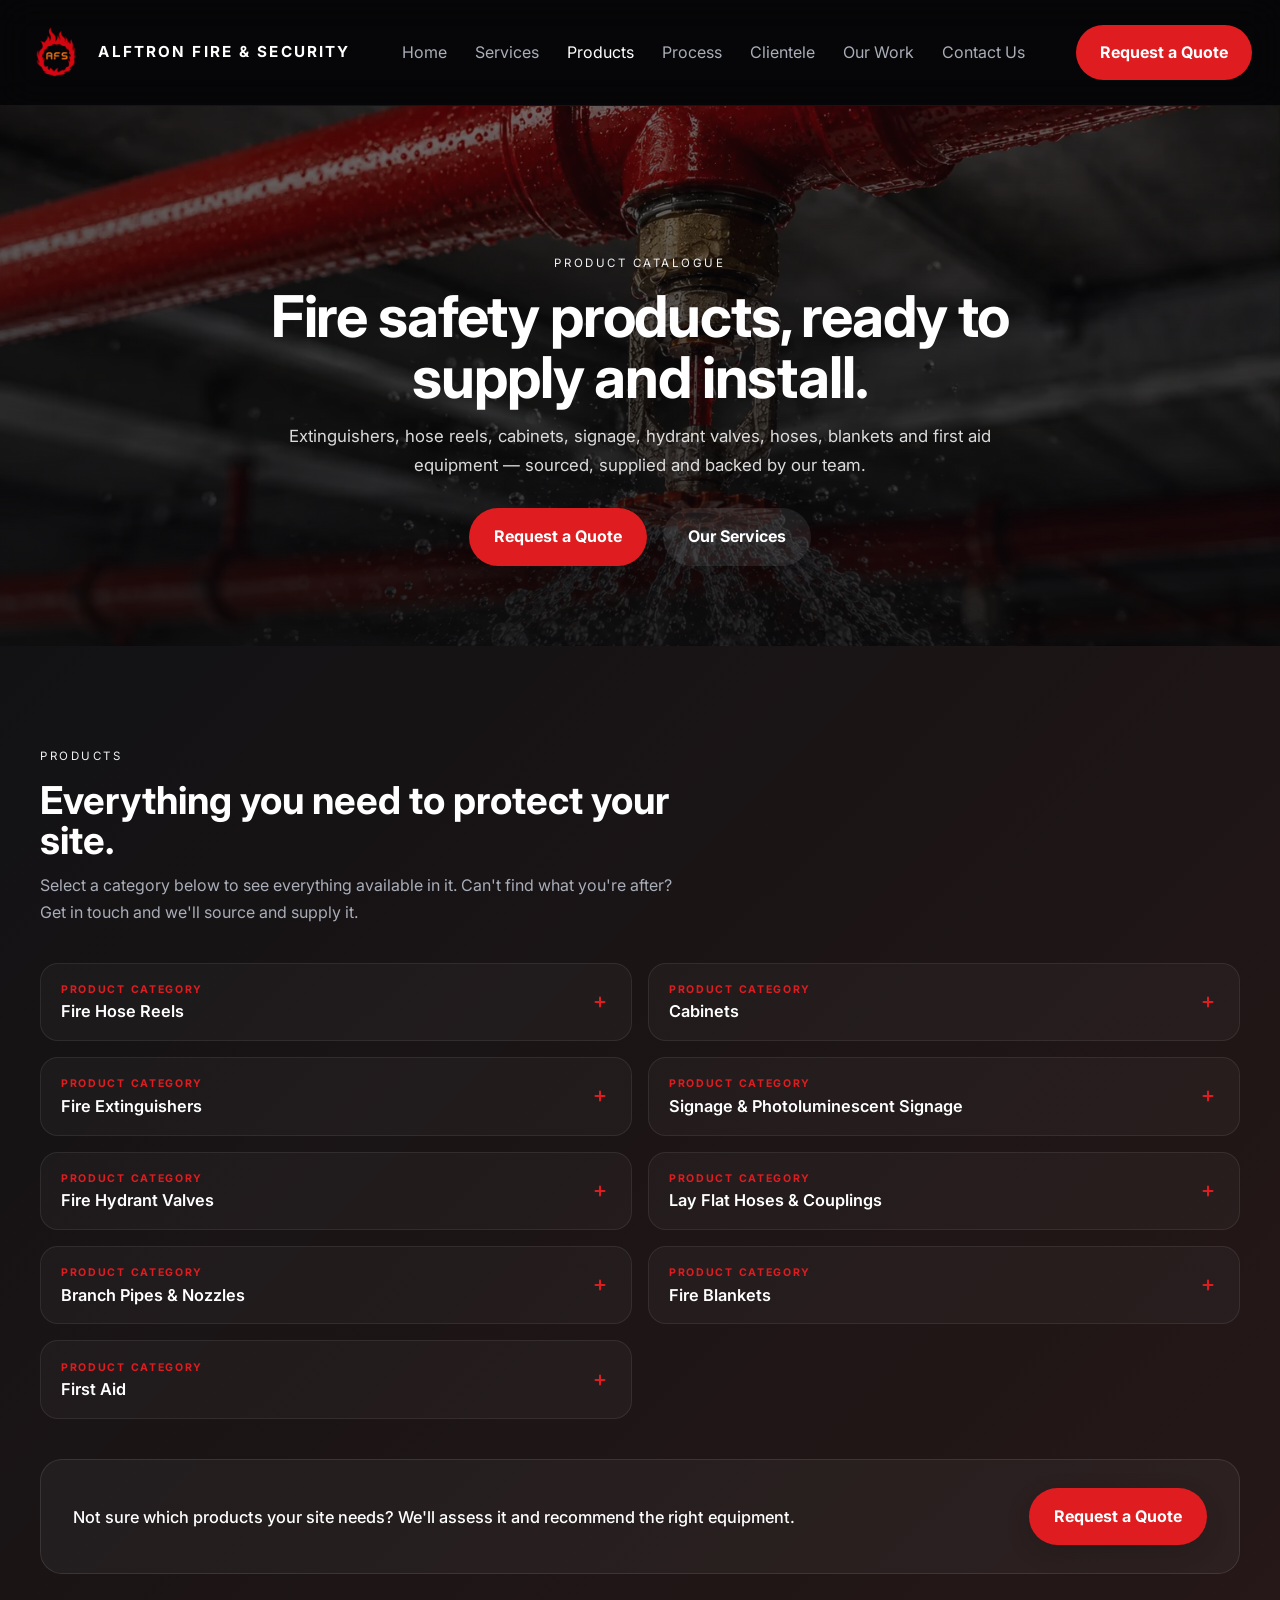
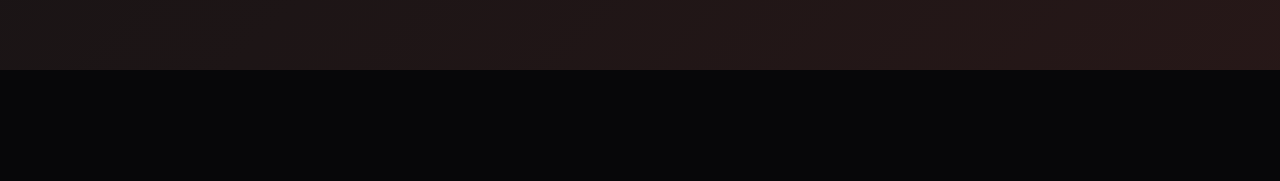
<file: products.html>
<!DOCTYPE html>
<html lang="en">
<head>
  <link rel="preload" as="image" href="images/sprink.webp">
  <meta charset="UTF-8" />
  <meta name="viewport" content="width=device-width, initial-scale=1.0" />
  <title>Products | Alftron Fire and Security</title>
  <meta name="description" content="Browse Alftron's full range of fire safety products — extinguishers, hose reels, cabinets, signage, hydrant valves, hoses, blankets and first aid equipment." />
  <link rel="icon" type="image/png" href="images/favicon_tab.png">
  <link rel="apple-touch-icon" href="images/favicon_tab.png">
  <link rel="preconnect" href="https://fonts.googleapis.com" />
  <link rel="preconnect" href="https://fonts.gstatic.com" crossorigin />
  <link href="https://fonts.googleapis.com/css2?family=Inter:wght@400;500;600;700;800&display=swap" rel="stylesheet" />
  <link rel="stylesheet" href="styles.css" />
</head>
<body>
  <nav class="navbar" id="pageNavbar">
    <a class="navbar__brand" href="index.html">
      <img src="images/logo.webp" alt="Alftron Fire and Security logo" class="navbar__logo" fetchpriority="high"/>
      <span class="navbar__brandText">Alftron Fire & Security</span>
    </a>
    <button class="navbar__toggle" aria-label="Open menu" id="menuToggle" aria-expanded="false">
      <span></span>
      <span></span>
      <span></span>
    </button>
    <ul class="navbar__links" id="navMenu">
      <li><a href="index.html">Home</a></li>
      <li><a href="index.html#services">Services</a></li>
      <li><a href="products.html" aria-current="page">Products</a></li>
      <li><a href="index.html#process">Process</a></li>
      <li><a href="index.html#clients">Clientele</a></li>
      <li><a href="index.html#projects">Our Work</a></li>
      <li><a href="index.html#contact">Contact Us</a></li>
      <li class="navbar__links-cta"><a href="index.html#contact">Request a Quote</a></li>
    </ul>
    <a class="navbar__cta" href="index.html#contact">Request a Quote</a>
  </nav>

  <main>
    <section class="products-hero">
      <div class="products-hero__inner">
        <p class="eyebrow fade-up fade-up-delay-1">PRODUCT CATALOGUE</p>
        <h1 class="fade-up fade-up-delay-2">Fire safety products, ready to supply and install.</h1>
        <p class="products-hero__copy fade-up fade-up-delay-3">Extinguishers, hose reels, cabinets, signage, hydrant valves, hoses, blankets and first aid equipment — sourced, supplied and backed by our team.</p>
        <div class="hero__actions fade-up fade-up-delay-4">
          <a class="button button--primary" href="index.html#contact">Request a Quote</a>
          <a class="button button--ghost" href="index.html#services">Our Services</a>
        </div>
      </div>
    </section>

    <section class="section section--services" id="products">
      <div class="services-inner">
        <div class="services-head">
          <span class="eyebrow fade-up fade-up-delay-1">Products</span>
          <h2 class="fade-up fade-up-delay-2">Everything you need to protect your site.</h2>
          <p class="fade-up fade-up-delay-3">Select a category below to see everything available in it. Can't find what you're after? Get in touch and we'll source and supply it.</p>
        </div>

        <div class="services-grid" data-product-grid></div>

        <div class="services-cta fade-up">
          <p>Not sure which products your site needs? We'll assess it and recommend the right equipment.</p>
          <a class="button button--primary" href="index.html#contact">Request a Quote</a>
        </div>
      </div>
    </section>
  </main>

  <footer class="footer fade-up fade-up-delay-2">
    <div>© 2026 Alftron Fire and Security. Your safety is our priority.</div>
    <div>Designed for modern fire protection and security.</div>
    <div>Created by <a href="https://dyme.digital">Dyme Digital</a></div>
  </footer>

  <script src="script.js"></script>
  <script src="products.js"></script>
</body>
</html>
</file>
<file: styles.css>
:root {
  color-scheme: dark;
  font-family: 'Inter', sans-serif;
  font-size: 16px;
  color: #eef0f2;
  background: #070709;
  --bg: #070709;
  --surface: #111214;
  --surface-strong: #16171b;
  --text: #f7f8fa;
  --muted: #a8adb8;
  --accent: #df1d20;
  --accent-soft: rgba(223, 29, 32, 0.14);
  --border: #23252a;
  --orange: #df1d20;
  --orange-bright: #ff6a3f;
  --red: #df1d20;
  --bg-raised: #111214;
  --text-muted: #a8adb8;
  --text-dim: rgba(255, 255, 255, 0.58);
}

* {
  box-sizing: border-box;
}

html {
  margin: 0;
  overflow-x: clip;
  scroll-behavior: smooth;
  -webkit-text-size-adjust: 100%;
}

body {
  margin: 0;
  background: #070709;
  line-height: 1.6;
  -webkit-tap-highlight-color: transparent;
}

img {
  max-width: 100%;
  display: block;
}

button, input, textarea {
  font: inherit;
}

.topbar {
  display: none;
}

.logo-shell {
  display: none;
}

.eyebrow {
  text-transform: uppercase;
  letter-spacing: 0.22em;
  font-size: 0.72rem;
  color: #f0f2f5;
}

.topbar__contact {
  display: flex;
  flex-direction: column;
  text-align: right;
  gap: 0.2rem;
}

.topbar__contact a {
  color: #fff;
  text-decoration: none;
  font-weight: 700;
}

.navbar {
  position: sticky;
  top: 0;
  left: 0;
  right: 0;
  width: 100%;
  margin: 0;
  padding: 24px 28px;
  display: flex;
  align-items: center;
  justify-content: space-between;
  gap: 1rem;
  flex-wrap: wrap;
  z-index: 60;
  background: rgba(7, 7, 9, 0.08);
  border-bottom: 1px solid rgba(255, 255, 255, 0.06);
  backdrop-filter: blur(18px);
  transition: background 0.25s ease, box-shadow 0.25s ease, padding 0.25s ease, transform 0.25s ease;
}

.navbar__logo{
  margin-top: 1px; /* increase/decrease to taste */
}
.navbar--active {
  background: rgba(7, 7, 9, 0.72);
  box-shadow: 0 14px 40px rgba(0, 0, 0, 0.16);
  padding: 16px 28px;
  transform: translateY(0);
}

.navbar__brand {
  display: inline-flex;
  align-items: center;
  gap: 0.9rem;
  text-decoration: none;
}

.navbar__logo {
  width: 56px;
  height: 56px;
  border-radius: 14px;
  object-fit: contain;
  display: block;
}

.navbar__brandText {
  font-size: 0.95rem;
  font-weight: 700;
  letter-spacing: 0.14em;
  text-transform: uppercase;
  color: white;
}

.navbar__toggle {
  display: none;
  flex-direction: column;
  justify-content: space-between;
  width: 18px;
  height: 12px;
  background: transparent;
  border: none;
  cursor: pointer;
  padding: 0;
  z-index: 70;
}

.navbar__toggle span {
  display: block;
  width: 18px;
  height: 1.5px;
  background-color: white;
  border-radius: 1px;
  transition: transform 0.3s ease, opacity 0.3s ease;
}

.navbar__toggle[aria-expanded="true"] span:nth-child(1) {
  transform: translateY(5.25px) rotate(45deg);
}

.navbar__toggle[aria-expanded="true"] span:nth-child(2) {
  opacity: 0;
}

.navbar__toggle[aria-expanded="true"] span:nth-child(3) {
  transform: translateY(-5.25px) rotate(-45deg);
}

.navbar__links {
  display: flex;
  gap: 1.75rem;
  list-style: none;
  padding: 0;
  margin: 0;
}

.navbar__links a {
  color: var(--muted);
  text-decoration: none;
  transition: color 0.2s ease;
}

.navbar__links a:hover {
  color: white;
}

.navbar__links a[aria-current="page"] {
  color: white;
}

.navbar__cta {
  padding: 0.95rem 1.5rem;
  background: var(--accent);
  color: white;
  border-radius: 999px;
  text-decoration: none;
  font-weight: 700;
}

.navbar__links.open {
  max-height: 500px;
}

@media (max-width: 860px) {
  .navbar {
    padding: 16px 20px;
  }
  .navbar__toggle {
    display: flex;
  }
  .navbar__links {
    position: absolute;
    top: 100%;
    left: 0;
    right: 0;
    margin: 0;
    padding: 0 1.5rem;
    gap: 1rem;
    flex-direction: column;
    background: rgba(7, 7, 9, 0.98);
    border-bottom: 1px solid rgba(255, 255, 255, 0);
    overflow: hidden;
    max-height: 0;
    transition: max-height 0.32s ease, padding 0.32s ease, border-color 0.32s ease;
    z-index: 50;
  }
  .navbar__links li {
    width: 100%;
  }
  .navbar__links a {
    width: 100%;
    padding: 0.75rem 0;
    color: white;
  }
  .navbar__cta {
    width: 100%;
    text-align: center;
  }
}

.hero {
  width: 100%;
  max-width: none;
  margin: 0;
  padding: 1rem 24px 4rem;
  display: grid;
  align-items: center;
  justify-items: start;
  min-height: 100vh;
  min-height: 100svh;
  background: url('images/fire-alarm-systems-hero.webp') center center/cover no-repeat;
  background-attachment: fixed;
  position: relative;
  overflow: hidden;
}

.hero::before {
  content: '';
  position: absolute;
  inset: 0;
  background: rgba(7, 7, 9, 0.18);
  pointer-events: none;
}

.hero::after {
  content: '';
  position: absolute;
  inset: 0;
  background: linear-gradient(180deg, rgba(7, 7, 9, 0.12), rgba(7, 7, 9, 0.42));
}

.hero__content {
  position: relative;
  z-index: 1;
  max-width: 720px;
  width: 100%;
  padding-left: 2rem;
}

.hero__content h1 {
  overflow-wrap: break-word;
}

.fade-up {
  opacity: 0;
  transform: translateY(14px);
}

.fade-up.show {
  animation: fadeUp 0.72s ease-out forwards;
}

.fade-up-delay-1 { animation-delay: 0.12s; }
.fade-up-delay-2 { animation-delay: 0.2s; }
.fade-up-delay-3 { animation-delay: 0.28s; }
.fade-up-delay-4 { animation-delay: 0.36s; }

@keyframes fadeUp {
  from {
    opacity: 0;
    transform: translateY(14px);
  }
  to {
    opacity: 1;
    transform: translateY(0);
  }
}

.hero__content h1 {
  margin: 0 0 0.9rem;
  font-size: clamp(2.75rem, 5vw, 4.75rem);
  line-height: 1.02;
  letter-spacing: -0.03em;
  color: white;
}

.hero__copy {
  max-width: 40rem;
  color: rgba(255, 255, 255, 0.88);
  font-size: 1.05rem;
  line-height: 1.75;
}

.hero__actions {
  display: flex;
  flex-wrap: wrap;
  align-items: center;
  gap: 1rem;
  margin-top: 1.4rem;
}

.button {
  display: inline-flex;
  align-items: center;
  justify-content: center;
  border: none;
  border-radius: 999px;
  padding: 1rem 1.55rem;
  font-weight: 700;
  cursor: pointer;
  transition: transform 0.2s ease, box-shadow 0.2s ease, background 0.2s ease, filter 0.2s ease;
  text-decoration: none;
  box-shadow: 0 8px 24px rgba(0, 0, 0, 0.16);
}

.button:hover {
  transform: translateY(-2px) scale(1.01);
  box-shadow: 0 12px 28px rgba(0, 0, 0, 0.24);
  filter: brightness(1.04);
}

.button:active {
  transform: translateY(0) scale(0.99);
  box-shadow: 0 6px 16px rgba(0, 0, 0, 0.18);
}

.button--primary {
  background: var(--accent);
  color: white;
}

.button--ghost {
  background: rgba(255, 255, 255, 0.08);
  color: white;
}

.hero__visual {
  position: relative;
  min-height: 520px;
  border-radius: 32px;
  overflow: hidden;
  background: linear-gradient(145deg, #16181c 0%, #101113 40%, #100f12 100%);
  border: 1px solid rgba(255, 255, 255, 0.06);
  display: grid;
  place-items: center;
}

.hero__image {
  width: 100%;
  height: 100%;
  object-fit: cover;
}

.hero__overlay {
  position: absolute;
  inset: 0;
  background: radial-gradient(circle at top right, rgba(255, 60, 60, 0.18), transparent 35%),
    linear-gradient(180deg, transparent 0%, rgba(0, 0, 0, 0.35) 60%);
}

.hero__badge {
  position: absolute;
  top: 1.4rem;
  left: 1.4rem;
  background: rgba(223, 29, 32, 0.14);
  border: 1px solid rgba(223, 29, 32, 0.28);
  border-radius: 999px;
  padding: 0.9rem 1.2rem;
  width: fit-content;
  color: #fff;
  font-weight: 700;
  z-index: 1;
}

.stats-grid,
.service-grid,
.process-grid,
.gallery-grid {
  display: grid;
  gap: 1.25rem;
}

.stats-grid {
  max-width: 1200px;
  margin: 0 auto;
  padding: 0 24px 32px;
  grid-template-columns: repeat(3, minmax(0, 1fr));
}

.stat-card {
  padding: 1.5rem 1.75rem;
  background: var(--surface);
  border: 1px solid rgba(255, 255, 255, 0.08);
  border-radius: 24px;
  text-align: center;
}

.stat-card p {
  margin: 0;
  font-size: 2rem;
  font-weight: 800;
  color: white;
}

.stat-card span {
  color: var(--muted);
}

.section {
  max-width: 1200px;
  margin: 0 auto;
  padding: 64px 24px;
}

.section--dark {
  background: #09090c;
}

.section__heading {
  margin-bottom: 2rem;
}

.section__heading h2 {
  margin: 0.75rem 0 0;
  font-size: clamp(2rem, 3vw, 2.8rem);
  color: white;
}

.section__heading p {
  margin-top: 1rem;
  color: var(--muted);
  font-size: 1.1rem;
  line-height: 1.7;
  max-width: 700px;
}

#process {
  position: relative;
  isolation: isolate;
  overflow: hidden;
  width: 100vw;
  max-width: none;
  margin-left: calc(50% - 50vw);
  margin-right: calc(50% - 50vw);
  padding: 96px 24px;
  background:
    linear-gradient(135deg, rgba(3, 3, 5, 0.14), rgba(8, 6, 6, 0.1)),
    url('images/fire-extinguish.webp') center/cover no-repeat;
  background-attachment: fixed;
}

#process::before {
  content: '';
  position: absolute;
  inset: 0;
  background: rgba(7, 7, 9, 0.18);
  pointer-events: none;
  z-index: -1;
}

#process .section__heading,
#process .process-grid,
#process .process-cta {
  position: relative;
  z-index: 1;
}

.process-cta {
  display: flex;
  justify-content: center;
  margin-top: 2.5rem;
}

.service-grid {
  grid-template-columns: repeat(3, minmax(0, 1fr));
}

.service-card {
  padding: 2rem;
  border-radius: 28px;
  background: rgba(255, 255, 255, 0.03);
  border: 1px solid rgba(255, 255, 255, 0.06);
}

.service-card h3 {
  margin-top: 0;
  margin-bottom: 0.75rem;
  color: white;
}

.service-card p {
  margin: 0;
  color: var(--muted);
}

.about-grid {
  display: grid;
  grid-template-columns: 1fr 1.05fr;
  gap: 2rem;
  align-items: center;
}

.about-grid > * {
  min-width: 0;
}

.about-content h2 {
  margin-top: 0.75rem;
  color: white;
}

.about-list {
  list-style: none;
  padding: 0;
  margin: 1.5rem 0 0;
  display: grid;
  gap: 0.85rem;
  color: var(--muted);
}

.about-list li {
  position: relative;
  padding-left: 1.4rem;
}

.about-list li::before {
  content: '';
  position: absolute;
  left: 0;
  top: 0.5rem;
  width: 8px;
  height: 8px;
  border-radius: 50%;
  background: var(--accent);
}


.about-image {
  border-radius: 28px;
  overflow: hidden;
  background: rgba(255,255,255,0.05);
  border: 1px solid rgba(255,255,255,0.1);
  aspect-ratio: 16 / 10;
  min-height: 320px;
  max-width: 100%;
  display: grid;
  place-items: center;
}

.about-image img {
  width: 100%;
  height: 100%;
  object-fit: cover;
  display: block;
}

.about-action {
  margin-top: 1rem;
}

.about-action {
  cursor: pointer;
}

/* Expandable "More about us" panel */
.about-more {
  overflow: hidden;
  max-height: 0;
  transition: max-height 0.4s ease;
}

.about-more__inner {
  padding-top: 1.5rem;
  margin-top: 1.5rem;
  border-top: 1px solid rgba(255, 255, 255, 0.1);
}

.about-more__inner p {
  color: var(--muted);
  line-height: 1.75;
  margin: 0 0 1rem;
}

.about-more__grid {
  display: grid;
  grid-template-columns: repeat(2, 1fr);
  gap: 1rem;
  margin: 1.75rem 0;
}

.about-stat {
  padding: 1.1rem 1.25rem;
  border: 1px solid rgba(255, 255, 255, 0.1);
  border-radius: 16px;
  background: rgba(255, 255, 255, 0.03);
  display: flex;
  flex-direction: column;
  gap: 0.35rem;
}

.about-stat__num {
  font-size: 1.6rem;
  font-weight: 800;
  color: var(--accent);
  line-height: 1;
}

.about-stat__label {
  font-size: 0.85rem;
  color: var(--muted);
  line-height: 1.35;
}

.about-more__subhead {
  margin: 1.75rem 0 1rem;
  font-size: 1.05rem;
  color: white;
  font-weight: 700;
}

.products-hero {
  position: relative;
  width: 100%;
  padding: 8.5rem 24px 5rem;
  overflow: hidden;
background: linear-gradient(180deg, rgba(7, 7, 9, 0.55), rgba(7, 7, 9, 0.88)), url('images/sprink.webp') center 40% / cover no-repeat;}

.products-hero__inner {
  max-width: 760px;
  margin: 0 auto;
  text-align: center;
  position: relative;
  z-index: 1;
}

.products-hero__inner h1 {
  margin: 0.9rem 0;
  font-size: clamp(2.4rem, 4.5vw, 3.6rem);
  line-height: 1.05;
  letter-spacing: -0.02em;
  color: white;
}

.products-hero__copy {
  color: rgba(255, 255, 255, 0.85);
  font-size: 1.05rem;
  line-height: 1.75;
  max-width: 44rem;
  margin: 0 auto;
}

.products-hero .hero__actions {
  justify-content: center;
  margin-top: 1.75rem;
}

.product-group + .product-group {
  margin-top: 1.5rem;
  padding-top: 1.25rem;
  border-top: 1px solid rgba(255, 255, 255, 0.07);
}

.section--services {
  position: relative;
  width: 100vw;
  max-width: none;
  margin-left: calc(50% - 50vw);
  margin-right: calc(50% - 50vw);
  padding: 96px 24px;
  background: linear-gradient(135deg, rgba(18, 18, 20, 0.98), rgba(39, 24, 24, 0.98));
}

.services-inner {
  max-width: 1200px;
  margin: 0 auto;
}

.services-head {
  max-width: 640px;
  margin-bottom: 2.25rem;
}

.services-head h2 {
  margin: 0.75rem 0 0.75rem;
  color: white;
  font-size: clamp(2rem, 3vw, 2.8rem);
  line-height: 1.05;
}

.services-head p {
  margin: 0;
  color: var(--muted);
  line-height: 1.7;
}

/* Filter tabs */
.services-filter {
  display: flex;
  flex-wrap: wrap;
  gap: 0.6rem;
  margin-bottom: 1rem;
}

.services-tab {
  border: 1px solid rgba(255, 255, 255, 0.14);
  background: rgba(255, 255, 255, 0.04);
  color: rgba(255, 255, 255, 0.82);
  padding: 0.62rem 1.05rem;
  border-radius: 999px;
  font-size: 0.85rem;
  font-weight: 600;
  cursor: pointer;
  transition: background 0.2s ease, border-color 0.2s ease, color 0.2s ease, transform 0.15s ease;
}

.services-tab:hover {
  border-color: rgba(223, 29, 32, 0.6);
  color: white;
}

.services-tab.is-active {
  background: var(--accent);
  border-color: var(--accent);
  color: white;
}

.services-count {
  color: var(--text-dim);
  font-size: 0.82rem;
  letter-spacing: 0.02em;
  margin-bottom: 1.5rem;
}

/* Cards grid */
.services-grid {
  display: grid;
  grid-template-columns: repeat(2, minmax(0, 1fr));
  gap: 1rem;
  align-items: start;
}

.service-item {
  border: 1px solid rgba(255, 255, 255, 0.08);
  border-radius: 18px;
  background: rgba(255, 255, 255, 0.03);
  overflow: hidden;
  transition: border-color 0.25s ease, background 0.25s ease;
}

.service-item.is-open {
  border-color: rgba(223, 29, 32, 0.5);
  background: rgba(223, 29, 32, 0.05);
}

.service-item__head {
  width: 100%;
  display: grid;
  grid-template-columns: 1fr auto;
  grid-template-areas:
    "tag chev"
    "name chev";
  align-items: center;
  gap: 0.15rem 1rem;
  text-align: left;
  background: transparent;
  border: none;
  color: white;
  padding: 1.15rem 1.25rem;
  cursor: pointer;
}

.service-item__tag {
  grid-area: tag;
  font-size: 0.66rem;
  text-transform: uppercase;
  letter-spacing: 0.16em;
  color: var(--accent);
  font-weight: 700;
}

.service-item__name {
  grid-area: name;
  margin: 0;
  font-size: 1.02rem;
  font-weight: 600;
  line-height: 1.25;
}

.service-item__chev {
  grid-area: chev;
  width: 22px;
  height: 22px;
  position: relative;
  flex: none;
}

.service-item__chev::before,
.service-item__chev::after {
  content: '';
  position: absolute;
  top: 50%;
  left: 50%;
  width: 11px;
  height: 2px;
  border-radius: 2px;
  background: var(--accent);
  transform: translate(-50%, -50%);
  transition: transform 0.28s ease;
}

.service-item__chev::after {
  transform: translate(-50%, -50%) rotate(90deg);
}

.service-item.is-open .service-item__chev::after {
  transform: translate(-50%, -50%) rotate(0deg);
}

.service-item__panel {
  max-height: 0;
  overflow: hidden;
  transition: max-height 0.32s ease;
}

.service-item__panel-inner {
  padding: 0 1.25rem 1.35rem;
  border-top: 1px solid rgba(255, 255, 255, 0.07);
  margin-top: 0.1rem;
}

.service-item__panel-inner h4 {
  margin: 1.1rem 0 0.6rem;
  font-size: 0.72rem;
  text-transform: uppercase;
  letter-spacing: 0.14em;
  color: rgba(255, 255, 255, 0.6);
}

.service-item__desc {
  margin: 1.1rem 0 0.35rem;
  color: rgba(255, 255, 255, 0.82);
  font-size: 0.95rem;
  line-height: 1.65;
}

.service-item__includes {
  list-style: none;
  padding: 0;
  margin: 0;
  display: grid;
  gap: 0.5rem;
}

.service-item__includes li {
  position: relative;
  padding-left: 1.3rem;
  color: rgba(255, 255, 255, 0.86);
  font-size: 0.92rem;
  line-height: 1.4;
}

.service-item__includes li::before {
  content: '';
  position: absolute;
  left: 0;
  top: 0.5rem;
  width: 7px;
  height: 7px;
  border-radius: 50%;
  background: var(--accent);
}

.service-item__apps {
  margin: 0;
  color: var(--muted);
  font-size: 0.9rem;
  line-height: 1.6;
}

/* Show more / fewer */
.services-more {
  display: flex;
  justify-content: center;
  margin-top: 1.5rem;
}

.services-more__btn {
  border: 1px solid rgba(223, 29, 32, 0.55);
  background: rgba(223, 29, 32, 0.08);
  color: white;
  font-weight: 600;
  font-size: 0.9rem;
  padding: 0.85rem 1.6rem;
  border-radius: 999px;
  cursor: pointer;
  transition: background 0.2s ease, transform 0.15s ease, border-color 0.2s ease;
}

.services-more__btn:hover {
  background: rgba(223, 29, 32, 0.18);
  border-color: var(--accent);
}

.services-more__btn:active {
  transform: scale(0.98);
}

/* Closing CTA */
.services-cta {
  margin-top: 2.5rem;
  padding: 1.75rem 2rem;
  border: 1px solid rgba(255, 255, 255, 0.1);
  border-radius: 22px;
  background: rgba(255, 255, 255, 0.04);
  display: flex;
  flex-wrap: wrap;
  align-items: center;
  justify-content: space-between;
  gap: 1.25rem;
}

.services-cta p {
  margin: 0;
  color: white;
  font-weight: 500;
  font-size: 1.02rem;
}

.services-cta__actions {
  display: flex;
  flex-wrap: wrap;
  gap: 0.75rem;
}

@media (max-width: 860px) {
  .services-grid {
    grid-template-columns: 1fr;
  }
  .services-cta {
    justify-content: center;
    text-align: center;
  }
  .services-cta .button {
    width: 100%;
  }
  .services-cta__actions {
    flex-direction: column;
    width: 100%;
  }
}

.process-grid {
  grid-template-columns: repeat(4, minmax(0, 1fr));
}

.process-step {
  padding: 1.75rem;
  border-radius: 24px;
  background: #101116;
  border: 1px solid rgba(255, 255, 255, 0.06);
}

.process-step span {
  display: inline-flex;
  width: 44px;
  height: 44px;
  border-radius: 50%;
  align-items: center;
  justify-content: center;
  background: rgba(223, 29, 32, 0.16);
  color: var(--accent);
  font-weight: 800;
  margin-bottom: 1rem;
}

.process-step h4 {
  margin: 0 0 0.75rem;
  color: white;
}

.process-step p {
  margin: 0;
  color: var(--muted);
}

.carousel-container {
  position: relative;
  width: 100%;
  margin-top: 1rem;
  display: flex;
  flex-direction: column;
  align-items: center;
}

.carousel-track-wrapper {
  overflow: hidden;
  width: 100%;
  border-radius: 28px;
  cursor: grab;
}

.carousel-track-wrapper:active {
  cursor: grabbing;
}

.carousel-track {
  display: flex;
  gap: 1.25rem;
  transition: transform 0.45s cubic-bezier(0.23, 1, 0.32, 1);
  will-change: transform;
}

.carousel-slide {
  flex: 0 0 100%;
  max-width: 100%;
  aspect-ratio: 16 / 10;
  border-radius: 24px;
  overflow: hidden;
  border: 1px solid rgba(255, 255, 255, 0.08);
  background: #111214;
  user-select: none;
}

.carousel-slide img {
  width: 100%;
  height: 100%;
  object-fit: cover;
  pointer-events: none;
  transition: transform 0.5s cubic-bezier(0.23, 1, 0.32, 1);
}

.carousel-slide:hover img {
  transform: scale(1.05);
}

.carousel-btn {
  position: absolute;
  top: 50%;
  transform: translateY(-50%);
  width: 48px;
  height: 48px;
  border-radius: 50%;
  background: rgba(17, 18, 20, 0.8);
  border: 1px solid rgba(255, 255, 255, 0.12);
  color: white;
  display: flex;
  align-items: center;
  justify-content: center;
  cursor: pointer;
  z-index: 5;
  transition: all 0.25s cubic-bezier(0.23, 1, 0.32, 1);
  backdrop-filter: blur(8px);
}

.carousel-btn svg {
  width: 20px;
  height: 20px;
}

.carousel-btn:hover:not(:disabled) {
  background: var(--accent);
  border-color: var(--accent);
  transform: translateY(-50%) scale(1.08);
}

.carousel-btn:disabled {
  opacity: 0;
  cursor: not-allowed;
  pointer-events: none;
}

.carousel-btn--prev {
  left: -24px;
}

.carousel-btn--next {
  right: -24px;
}

.carousel-dots {
  display: flex;
  gap: 0.5rem;
  margin-top: 1.5rem;
  justify-content: center;
}

.carousel-dot {
  width: 8px;
  height: 8px;
  border-radius: 50%;
  background: rgba(255, 255, 255, 0.2);
  border: none;
  cursor: pointer;
  padding: 0;
  transition: all 0.25s cubic-bezier(0.23, 1, 0.32, 1);
}

.carousel-dot.is-active {
  background: var(--accent);
  width: 24px;
  border-radius: 4px;
}

.gallery-swipe-hint {
  display: inline-block;
  font-size: 0.85rem;
  color: var(--muted);
  margin-left: auto;
}

@media (min-width: 601px) {
  .carousel-slide {
    flex: 0 0 calc(50% - 0.625rem);
  }
}

@media (min-width: 992px) {
  .carousel-slide {
    flex: 0 0 calc(33.333% - 0.833rem);
  }
}

@media (max-width: 1250px) {
  .carousel-btn--prev {
    left: 12px;
  }
  .carousel-btn--next {
    right: 12px;
  }
}

/* ---------- Clients marquee ---------- */
.section--clients {
  overflow: hidden;
}

.marquee-rows {
  margin-top: 2.5rem;
  display: flex;
  flex-direction: column;
  gap: 1.25rem;
}

.marquee {
  position: relative;
  width: 100%;
  overflow: hidden;
  /* Fade the edges so logos slide in/out softly */
  -webkit-mask-image: linear-gradient(90deg, transparent, #000 8%, #000 92%, transparent);
  mask-image: linear-gradient(90deg, transparent, #000 8%, #000 92%, transparent);
}

.marquee__track {
  display: flex;
  width: max-content;
  animation: marquee-scroll 45s linear infinite;
}

/* Alternate directions per row */
.marquee--right .marquee__track {
  animation-direction: reverse;
}

/* Vary speed so rows drift out of sync (staggered, not column-aligned) */
.marquee--left .marquee__track  { animation-duration: 48s; }
.marquee--right .marquee__track { animation-duration: 38s; }
.marquee--slow .marquee__track  { animation-duration: 62s; }

/* Offset middle row so logos never line up in tidy columns */
.marquee--right .marquee__group {
  padding-left: 90px;
}

.marquee:hover .marquee__track {
  animation-play-state: paused;
}

.marquee__group {
  display: flex;
  align-items: center;
  flex-shrink: 0;
}

.client-logo {
  flex: 0 0 auto;
  width: 170px;
  height: 80px;
  margin: 0 1rem;
  display: grid;
  place-items: center;
  opacity: 0.9;
  transition: opacity 0.3s ease, transform 0.3s ease;
}

.client-logo:hover {
  opacity: 1;
  transform: translateY(-3px);
}

.client-logo img {
  max-width: 100%;
  max-height: 46px;
  width: auto;
  object-fit: contain;
  display: block;
}

@keyframes marquee-scroll {
  from { transform: translateX(0); }
  to   { transform: translateX(-50%); }
}

@media (max-width: 600px) {
  .marquee-rows {
    gap: 0.9rem;
  }
  .client-logo {
    width: 120px;
    height: 58px;
    margin: 0 0.6rem;
  }
  .client-logo img {
    max-height: 34px;
  }
  .marquee--left .marquee__track  { animation-duration: 32s; }
  .marquee--right .marquee__track { animation-duration: 26s; }
  .marquee--slow .marquee__track  { animation-duration: 42s; }
  .marquee--right .marquee__group {
    padding-left: 55px;
  }
}

@media (prefers-reduced-motion: reduce) {
  .marquee__track {
    animation: none;
    flex-wrap: wrap;
    justify-content: center;
    width: 100%;
  }
  .marquee__group[aria-hidden="true"] {
    display: none;
  }
  .marquee--right .marquee__group {
    padding-left: 0;
  }
  .marquee {
    -webkit-mask-image: none;
    mask-image: none;
  }
}

.section--highlight {
  display: grid;
  grid-template-columns: 1.15fr 0.85fr;
  gap: 2rem;
  align-items: stretch;
  padding: 3.5rem 0;
  position: relative;
  width: 100vw;
  max-width: none;
  margin-left: calc(50% - 50vw);
  margin-right: calc(50% - 50vw);
  background: linear-gradient(135deg, rgba(10, 12, 17, 0.98), rgba(22, 15, 24, 0.98));
  border-top: 1px solid rgba(255, 255, 255, 0.06);
  border-bottom: 1px solid rgba(255, 255, 255, 0.06);
}

.highlight-card,
.contact-card {
  border-radius: 32px;
  border: 1px solid rgba(255, 255, 255, 0.08);
  padding: 2.5rem;
  background: rgba(255, 255, 255, 0.04);
  box-shadow: 0 28px 90px rgba(0, 0, 0, 0.24);
  backdrop-filter: blur(20px);
}

.highlight-card {
  display: grid;
  gap: 1.5rem;
  min-height: 100%;
}

.highlight-card h2 {
  margin-top: 0;
}

.contact-copy {
  color: rgba(255, 255, 255, 0.72);
  margin-bottom: 1.5rem;
  line-height: 1.75;
}

.contact-details {
  display: grid;
  gap: 1rem;
  margin-bottom: 1.75rem;
  color: white;
  padding: 1.5rem 1.5rem;
  border-radius: 24px;
  background: rgba(255, 255, 255, 0.06);
  border: 1px solid rgba(255, 255, 255, 0.08);
}

.contact-details div {
  display: flex;
  flex-direction: column;
  gap: 0.25rem;
}

.contact-details strong {
  color: white;
  font-weight: 700;
}

.contact-details a {
  color: #fff;
  text-decoration: none;
}

.highlight-card h2 {
  margin: 1rem 0 1rem;
  font-size: clamp(2rem, 2.6vw, 3rem);
  line-height: 1.05;
}

.highlight-card p {
  color: var(--muted);
  max-width: 34rem;
}

.contact-card h3 {
  margin-top: 0;
  color: white;
}

.contact-form {
  display: grid;
  gap: 1rem;
}

.contact-form label {
  display: grid;
  gap: 0.5rem;
  color: white;
  font-weight: 600;
}

.contact-form input,
.contact-form textarea {
  width: 100%;
  border-radius: 20px;
  border: 1px solid rgba(255, 255, 255, 0.1);
  background: rgba(255, 255, 255, 0.06);
  color: white;
  padding: 1rem 1.15rem;
  transition: border-color 0.2s ease, box-shadow 0.2s ease, transform 0.2s ease;
}

.contact-form input:focus,
.contact-form textarea:focus {
  outline: none;
  border-color: rgba(223, 29, 32, 0.8);
  box-shadow: 0 0 0 4px rgba(223, 29, 32, 0.12);
  transform: translateY(-1px);
}

.contact-form input::placeholder,
.contact-form textarea::placeholder {
  color: rgba(255,255,255,0.55);
}

.contact-form button.button--secondary {
  width: 100%;
  padding: 1rem 1.5rem;
  border-radius: 999px;
  border: 1px solid rgba(255, 255, 255, 0.12);
  background: linear-gradient(135deg, rgba(255, 255, 255, 0.12), rgba(255, 255, 255, 0.08));
  color: white;
  font-weight: 700;
  text-transform: uppercase;
  letter-spacing: 0.04em;
  transition: background 0.2s ease, transform 0.2s ease, box-shadow 0.2s ease;
}

.contact-form button.button--secondary:hover {
  background: rgba(255, 255, 255, 0.16);
  transform: translateY(-1px);
  box-shadow: 0 12px 24px rgba(0, 0, 0, 0.18);
}

.contact-form button.button--secondary:active {
  transform: translateY(0);
}

  /* ---------- CONTACT ---------- */
  .wrap {
    max-width: 1200px;
    margin: 0 auto;
    padding: 0 24px;
  }

  .contact{
    padding:40px 0 110px;
  }

  .contact-shell{
    display:grid;
    grid-template-columns:0.9fr 1.1fr;
    border-radius:20px;
    overflow:hidden;
    border:1px solid var(--border);
    box-shadow:0 30px 60px -20px rgba(0,0,0,0.5);
  }

  .contact-left{
    position:relative;
    overflow:hidden;
    background:linear-gradient(160deg, #1b1210, var(--bg) 70%);
    padding:44px 40px;
  }

  .contact-sparks{
    position:absolute;
    inset:0;
    z-index:0;
    pointer-events:none;
  }

  .contact-left-inner{
    position:relative;
    z-index:1;
  }

  .contact-left::before{
    content:"";
    position:absolute;
    inset:0;
    background:radial-gradient(70% 60% at 15% 100%, rgba(193,50,42,0.35), transparent 70%);
    pointer-events:none;
  }

  .contact-glyph{
    position:absolute;
    right:-30px;
    bottom:-30px;
    width:280px;
    height:280px;
    opacity:0.06;
    pointer-events:none;
  }

  .contact-left h2{
    position:relative;
    font-size:32px;
  }

  .contact-left > p{
    position:relative;
    margin-top:14px;
    max-width:340px;
    font-size:14px;
    line-height:1.7;
    color:var(--text-muted);
  }

  .contact-rows{
    position:relative;
    display:flex;
    flex-direction:column;
    gap:22px;
    margin-top:40px;
  }

  .contact-row{
    display:flex;
    align-items:center;
    gap:14px;
  }

  .contact-row-icon{
    flex:none;
    width:36px;
    height:36px;
    border-radius:50%;
    background:linear-gradient(160deg, var(--orange-bright), var(--red));
    display:flex;
    align-items:center;
    justify-content:center;
  }

  .contact-row-icon svg{ width:16px; height:16px; }

  .contact-row div{
    font-size:13.5px;
    line-height:1.6;
    color:var(--text-muted);
  }

  .contact-right{
    background:var(--bg-raised);
    padding:44px 40px;
  }

  .contact-form{
    display:flex;
    flex-direction:column;
    gap:18px;
  }

  .form-row{
    display:grid;
    grid-template-columns:1fr 1fr;
    gap:16px;
  }

  .form-field{
    display:flex;
    flex-direction:column;
    gap:7px;
  }

  .form-field label{
    font-size:12px;
    font-weight:700;
    letter-spacing:0.03em;
    color:var(--text);
  }

  .form-field input,
  .form-field select,
  .form-field textarea{
    background:var(--bg);
    border:1px solid var(--border);
    border-radius:9px;
    padding:12px 14px;
    font-family:'Inter', sans-serif;
    font-size:14px;
    color:var(--text);
    outline:none;
    transition:border-color .15s ease;
  }

  .form-field input::placeholder,
  .form-field textarea::placeholder{
    color:var(--text-dim);
  }

  .form-field input:focus,
  .form-field select:focus,
  .form-field textarea:focus{
    border-color:var(--orange);
  }

  .form-field textarea{
    resize:none;
    min-height:110px;
  }

  .contact-form .btn-primary{
    justify-content:center;
    margin-top:6px;
    padding:14px 22px;
  }

  .btn{
    display:inline-flex;
    align-items:center;
    justify-content:center;
    gap:8px;
    border:none;
    border-radius:999px;
    background:var(--accent);
    color:white;
    font-weight:700;
    cursor:pointer;
    transition:transform .2s ease, box-shadow .2s ease, filter .2s ease;
  }

  .btn-primary{
    padding:14px 22px;
  }

  .btn:hover{
    transform:translateY(-1px);
    box-shadow:0 14px 30px rgba(0,0,0,0.18);
  }

  .btn:disabled{
    opacity:0.65;
    cursor:not-allowed;
    transform:none;
    box-shadow:none;
  }

  .form-status{
    margin:14px 0 0;
    font-size:0.92rem;
    line-height:1.5;
    min-height:1.2em;
  }
  .form-status--loading{ color:var(--muted); }
  .form-status--success{ color:#3ecf8e; }
  .form-status--error{ color:#ff6b6b; }

  @media (max-width:860px){
    .contact-shell{ grid-template-columns:minmax(0, 1fr); }
    .contact-shell > *{ min-width:0; }
  }

  @media (max-width:560px){
    .form-row{ grid-template-columns:1fr; }
    .contact-left, .contact-right{ padding:32px 24px; }
    /* 16px inputs stop iOS Safari from auto-zooming on focus */
    .form-field input,
    .form-field select,
    .form-field textarea{
      font-size:16px;
    }
    .contact-left h2{ font-size:26px; }
  }

.footer {
  max-width: 1200px;
  margin: 0 auto;
  padding: 28px 24px 44px;
  display: flex;
  justify-content: space-between;
  gap: 1rem;
  color: var(--muted);
  font-size: 0.95rem;
}

@media (max-width: 1024px) {
  .hero {
    grid-template-columns: 1fr;
  }
  /* Fixed backgrounds are janky/broken on touch devices — switch to scroll */
  .hero,
  #process,
  .section--services {
    background-attachment: scroll;
  }
  .section--highlight {
    grid-template-columns: 1fr;
  }
  .stats-grid,
  .service-grid,
  .process-grid {
    grid-template-columns: 1fr;
  }
  .about-grid {
    grid-template-columns: minmax(0, 1fr);
  }
  /* Put the heading/copy before the image on stacked layouts */
  .about-content {
    order: -1;
  }
}

/* Tablet / large phone */
@media (max-width: 860px) {
  .section {
    padding: 48px 20px;
  }
  #process,
  .section--services {
    padding: 64px 20px;
  }
  .hero {
    padding: 5rem 20px 3rem;
  }
  .hero__content {
    padding-left: 0;
  }
  .process-grid {
    grid-template-columns: 1fr 1fr;
  }
}

/* Phones */
@media (max-width: 600px) {
  .hero {
    min-height: 88vh;
    min-height: 88svh;
    padding: 7rem 22px 3.5rem;
    justify-items: center;
    text-align: center;
    background-image: url('images/mobilehero.webp');
    background-position: center center;
    background-size: cover;
    background-attachment: scroll;
  }
  .hero__content {
    padding-left: 0;
    display: flex;
    flex-direction: column;
    align-items: center;
  }
  .hero__eyebrow {
    font-size: 0.7rem;
    letter-spacing: 0.18em;
  }
  .hero__content h1 {
    font-size: clamp(2.1rem, 8.5vw, 2.8rem);
    line-height: 1.1;
    margin-bottom: 0.9rem;
  }
  .hero__copy {
    font-size: 1rem;
    line-height: 1.6;
    margin-left: auto;
    margin-right: auto;
  }
  .hero__actions {
    gap: 0.6rem;
    margin-top: 1.6rem;
    width: 100%;
    flex-direction: column;
    align-items: center;
  }
  .hero__actions .button {
    flex: 0 0 auto;
    width: auto;
    min-width: 220px;
    justify-content: center;
    padding: 0.85rem 1.6rem;
    font-size: 0.95rem;
  }
  .hero__actions .button--ghost {
    background: rgba(255, 255, 255, 0.1);
    border: 1px solid rgba(255, 255, 255, 0.35);
    backdrop-filter: blur(4px);
  }
  .section {
    padding: 40px 18px;
  }
  #process,
  .section--services {
    padding: 48px 18px;
  }
  .products-hero {
    padding: 7rem 20px 3.5rem;
  }
  #process {
    background-image:
      linear-gradient(135deg, rgba(3, 3, 5, 0.14), rgba(8, 6, 6, 0.1)),
      url('images/extinguisher.webp');
    background-position: center center;
    background-size: cover;
  }
  .section__heading h2,
  .about-content h2,
  .services-head h2 {
    font-size: clamp(1.6rem, 6.5vw, 2.1rem);
  }
  .process-grid {
    grid-template-columns: 1fr;
  }
  .about-image {
    min-height: 220px;
  }
  /* Projects: horizontal swipeable carousel on mobile */
  .section--gallery .gallery-grid {
    display: flex;
    grid-template-columns: none;
    gap: 1rem;
    overflow-x: auto;
    scroll-snap-type: x mandatory;
    -webkit-overflow-scrolling: touch;
    scroll-padding-left: 18px;
    margin: 0 -18px;
    padding: 0 18px 0.75rem;
    scrollbar-width: none;
  }
  .section--gallery .gallery-grid::-webkit-scrollbar {
    display: none;
  }
  .section--gallery .gallery-card {
    flex: 0 0 82%;
    scroll-snap-align: center;
    min-height: 240px;
  }
  .gallery-swipe-hint {
    display: inline-block;
    margin-top: 0.75rem;
    font-size: 0.78rem;
    letter-spacing: 0.04em;
    color: var(--accent);
    font-weight: 600;
  }
  .footer {
    flex-direction: column;
    text-align: center;
    gap: 0.5rem;
  }
  .contact-glyph {
    display: none;
  }
  .services-cta {
    padding: 1.5rem 1.25rem;
  }
  /* Full-bleed sections: avoid 100vw scrollbar-width overflow on mobile */
  #process,
  .section--services,
  .contact {
    width: 100%;
    margin-left: 0;
    margin-right: 0;
  }
  /* Comfortable tap targets */
  .button,
  .btn,
  .navbar__cta,
  .navbar__toggle {
    min-height: 48px;
  }
}

/* Consolidated mobile navbar (replaces earlier conflicting rules) */
@media (max-width: 860px) {
  .navbar {
    flex-wrap: nowrap;
    padding: 14px 18px;
  }
  .navbar__brand {
    gap: 0.6rem;
    min-width: 0;
    flex: 1;
  }
  .navbar__brandText {
    font-size: 0.72rem;
    letter-spacing: 0.1em;
    line-height: 1.2;
  }
  .navbar__logo {
    width: 42px;
    height: 42px;
    margin-top: 0;
    flex: none;
  }
  .navbar__cta {
    display: none;
  }
  .navbar__toggle {
    display: flex;
    order: 3;
    flex: none;
    padding: 0;
    border: none;
    background: transparent;
  }
  .navbar__links {
    display: flex;
    order: 4;
  }
  /* Include a CTA at the bottom of the open menu */
  .navbar__links.open {
    max-height: 500px;
    padding: 1rem 1.5rem 1.5rem;
    border-bottom-color: rgba(255, 255, 255, 0.08);
  }
  .navbar__links-cta a {
    background: var(--accent);
    color: white;
    text-align: center;
    border-radius: 999px;
    padding: 0.9rem 1rem;
    font-weight: 700;
    margin-top: 0.5rem;
  }
}

/* CTA only appears inside the mobile menu */
.navbar__links-cta {
  display: none;
}
@media (max-width: 860px) {
  .navbar__links-cta {
    display: block;
  }
}

@media (prefers-reduced-motion: reduce) {
  *, *::before, *::after {
    animation-duration: 0.01ms !important;
    animation-iteration-count: 1 !important;
    transition-duration: 0.01ms !important;
  }
}

.contact-row a {
  color: inherit;
  text-decoration: none;
}
.contact-row a:hover {
  color: var(--accent);
  text-decoration: underline;
}

/* Lightbox Modal styles */
.lightbox {
  position: fixed;
  inset: 0;
  background: rgba(7, 7, 9, 0.95);
  display: flex;
  align-items: center;
  justify-content: center;
  z-index: 1000;
  opacity: 0;
  pointer-events: none;
  transition: opacity 0.3s ease;
  backdrop-filter: blur(10px);
}

.lightbox:not([aria-hidden="true"]) {
  opacity: 1;
  pointer-events: auto;
}

.lightbox__content {
  max-width: 90vw;
  max-height: 85vh;
  position: relative;
  display: flex;
  align-items: center;
  justify-content: center;
}

.lightbox__img {
  max-width: 100%;
  max-height: 85vh;
  object-fit: contain;
  border-radius: 12px;
  border: 1px solid rgba(255, 255, 255, 0.1);
  box-shadow: 0 24px 70px rgba(0, 0, 0, 0.6);
  transform: scale(0.95);
  transition: transform 0.3s cubic-bezier(0.23, 1, 0.32, 1);
}

.lightbox:not([aria-hidden="true"]) .lightbox__img {
  transform: scale(1);
}

.lightbox__close {
  position: absolute;
  top: 24px;
  right: 24px;
  background: rgba(255, 255, 255, 0.08);
  border: 1px solid rgba(255, 255, 255, 0.12);
  color: white;
  font-size: 32px;
  width: 48px;
  height: 48px;
  border-radius: 50%;
  cursor: pointer;
  display: flex;
  align-items: center;
  justify-content: center;
  transition: all 0.2s ease;
  line-height: 1;
  z-index: 10;
}

.lightbox__close:hover {
  background: var(--accent);
  border-color: var(--accent);
  transform: scale(1.08);
}

/* Emergency call icon in navbar */
.navbar__emergency {
  display: inline-flex;
  align-items: center;
  gap: 0.5rem;
  padding: 0.6rem 1rem;
  border-radius: 999px;
  background: var(--accent);
  color: white;
  text-decoration: none;
  font-weight: 700;
  font-size: 0.82rem;
  letter-spacing: 0.02em;
  white-space: nowrap;
  animation: navbar-emergency-pulse 2.4s ease-in-out infinite;
}

.navbar__emergency svg {
  width: 18px;
  height: 18px;
  flex: none;
}

.navbar__emergency:hover {
  background: var(--orange-bright);
}

@keyframes navbar-emergency-pulse {
  0%, 100% {
    box-shadow: 0 0 0 0 rgba(223, 29, 32, 0.45);
  }
  50% {
    box-shadow: 0 0 0 8px rgba(223, 29, 32, 0);
  }
}

@media (prefers-reduced-motion: reduce) {
  .navbar__emergency {
    animation: none;
  }
}

@media (max-width: 860px) {
  .navbar__emergency {
    padding: 0.55rem 0.7rem;
  }
  .navbar__emergency-text {
    display: none;
  }
}

/* WhatsApp floating button */
.whatsapp-float {
  position: fixed;
  right: 22px;
  bottom: 22px;
  width: 58px;
  height: 58px;
  border-radius: 50%;
  background: #25d366;
  color: white;
  display: flex;
  align-items: center;
  justify-content: center;
  box-shadow: 0 12px 28px rgba(0, 0, 0, 0.35);
  z-index: 80;
  transition: transform 0.2s ease, box-shadow 0.2s ease;
}

.whatsapp-float svg {
  width: 30px;
  height: 30px;
}

.whatsapp-float:hover {
  transform: scale(1.08);
  box-shadow: 0 14px 34px rgba(0, 0, 0, 0.45);
}

@media (max-width: 600px) {
  .whatsapp-float {
    right: 16px;
    bottom: 16px;
    width: 52px;
    height: 52px;
  }
  .whatsapp-float svg {
    width: 27px;
    height: 27px;
  }
}

/* 404 page */
.notfound {
  width: 100%;
  min-height: calc(100svh - 200px);
  display: flex;
  align-items: center;
  justify-content: center;
  padding: 6rem 24px;
}

.notfound__inner {
  max-width: 640px;
  margin: 0 auto;
  text-align: center;
}

.notfound__inner h1 {
  margin: 0.9rem 0;
  font-size: clamp(2rem, 4vw, 3rem);
  line-height: 1.1;
  letter-spacing: -0.02em;
  color: white;
}

.notfound__copy {
  color: var(--text-muted);
  font-size: 1.05rem;
  line-height: 1.75;
}

.notfound__actions {
  justify-content: center;
  margin-top: 1.75rem;
}

/* Make carousel slides look clickable */
.carousel-slide {
  cursor: pointer;
}
</file>
